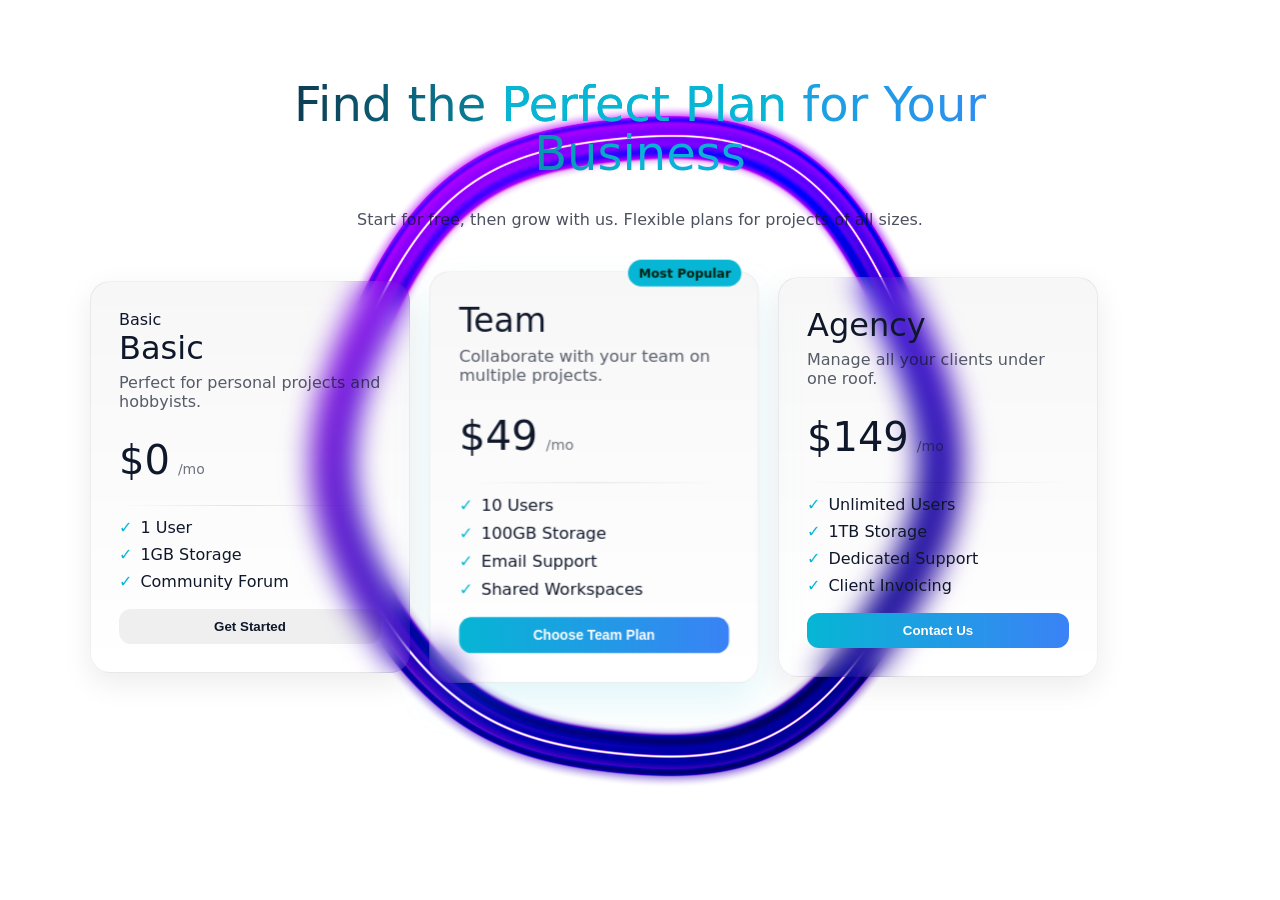
<file: animated-glassy-pricing.html>
<!doctype html>
<html lang="en">
<head>
  <meta charset="utf-8" />
  <meta name="viewport" content="width=device-width,initial-scale=1" />
  <title>Animated Glassy Pricing (Demo)</title>
  <link rel="stylesheet" href="styles/animated-glassy-pricing.css">
</head>
<body>
  <canvas id="shader-canvas" class="shader-canvas"></canvas>

  <main class="page">
    <header class="hero">
      <h1 class="hero-title">Find the <span class="accent">Perfect Plan</span> for Your Business</h1>
      <p class="hero-sub">Start for free, then grow with us. Flexible plans for projects of all sizes.</p>
    </header>

    <section class="pricing-grid">
      <article class="pricing-card">
        <div class="badge">Basic</div>
        <h2 class="plan-name">Basic</h2>
        <p class="plan-desc">Perfect for personal projects and hobbyists.</p>
        <div class="price-row"><span class="price">$0</span><span class="per">/mo</span></div>
        <hr class="divider">
        <ul class="features">
          <li>1 User</li>
          <li>1GB Storage</li>
          <li>Community Forum</li>
        </ul>
        <button class="ripple-btn ghost">Get Started</button>
      </article>

      <article class="pricing-card popular">
        <div class="most-popular">Most Popular</div>
        <h2 class="plan-name">Team</h2>
        <p class="plan-desc">Collaborate with your team on multiple projects.</p>
        <div class="price-row"><span class="price">$49</span><span class="per">/mo</span></div>
        <hr class="divider">
        <ul class="features">
          <li>10 Users</li>
          <li>100GB Storage</li>
          <li>Email Support</li>
          <li>Shared Workspaces</li>
        </ul>
        <button class="ripple-btn primary">Choose Team Plan</button>
      </article>

      <article class="pricing-card">
        <h2 class="plan-name">Agency</h2>
        <p class="plan-desc">Manage all your clients under one roof.</p>
        <div class="price-row"><span class="price">$149</span><span class="per">/mo</span></div>
        <hr class="divider">
        <ul class="features">
          <li>Unlimited Users</li>
          <li>1TB Storage</li>
          <li>Dedicated Support</li>
          <li>Client Invoicing</li>
        </ul>
        <button class="ripple-btn primary">Contact Us</button>
      </article>
    </section>
  </main>

  <script>
    // Simple ripple effect for buttons
    document.querySelectorAll('.ripple-btn').forEach(btn => {
      btn.addEventListener('click', function (e) {
        const rect = this.getBoundingClientRect();
        const size = Math.max(rect.width, rect.height) * 2;
        const x = e.clientX - rect.left - size/2;
        const y = e.clientY - rect.top - size/2;
        const span = document.createElement('span');
        span.className = 'ripple';
        span.style.width = span.style.height = size + 'px';
        span.style.left = x + 'px';
        span.style.top = y + 'px';
        span.style.animationDuration = '600ms';
        this.appendChild(span);
        setTimeout(() => span.remove(), 700);
      });
    });

    // WebGL shader background (converted from the component)
    (function () {
      const canvas = document.getElementById('shader-canvas');
      if (!canvas) return;
      const gl = canvas.getContext('webgl');
      if (!gl) return;

      const vertexSrc = 'attribute vec2 aPosition; void main() { gl_Position = vec4(aPosition, 0.0, 1.0); }';
      const fragmentSrc = `precision highp float; uniform float iTime; uniform vec2 iResolution; uniform vec3 uBackgroundColor; mat2 rotate2d(float angle){ float c=cos(angle),s=sin(angle); return mat2(c,-s,s,c); } float variation(vec2 v1,vec2 v2,float strength,float speed){ return sin(dot(normalize(v1),normalize(v2))*strength+iTime*speed)/100.0; } vec3 paintCircle(vec2 uv,vec2 center,float rad,float width){ vec2 diff = center-uv; float len = length(diff); len += variation(diff,vec2(0.,1.),5.,2.); len -= variation(diff,vec2(1.,0.),5.,2.); float circle = smoothstep(rad-width,rad,len)-smoothstep(rad,rad+width,len); return vec3(circle); } void main(){ vec2 uv = gl_FragCoord.xy/iResolution.xy; uv.x *= 1.5; uv.x -= 0.25; float mask = 0.0; float radius = .35; vec2 center = vec2(.5); mask += paintCircle(uv,center,radius,.035).r; mask += paintCircle(uv,center,radius-.018,.01).r; mask += paintCircle(uv,center,radius+.018,.005).r; vec2 v=rotate2d(iTime)*uv; vec3 foregroundColor=vec3(v.x,v.y,.7-v.y*v.x); vec3 color=mix(uBackgroundColor,foregroundColor,mask); color=mix(color,vec3(1.),paintCircle(uv,center,radius,.003).r); gl_FragColor=vec4(color,1.); }`;

      function compile(type, src) {
        const s = gl.createShader(type);
        gl.shaderSource(s, src);
        gl.compileShader(s);
        if (!gl.getShaderParameter(s, gl.COMPILE_STATUS)) {
          console.error(gl.getShaderInfoLog(s));
        }
        return s;
      }

      const prog = gl.createProgram();
      gl.attachShader(prog, compile(gl.VERTEX_SHADER, vertexSrc));
      gl.attachShader(prog, compile(gl.FRAGMENT_SHADER, fragmentSrc));
      gl.linkProgram(prog);
      gl.useProgram(prog);

      const buf = gl.createBuffer();
      gl.bindBuffer(gl.ARRAY_BUFFER, buf);
      gl.bufferData(gl.ARRAY_BUFFER, new Float32Array([-1,-1,1,-1,-1,1,-1,1,1,-1,1,1]), gl.STATIC_DRAW);
      const aPos = gl.getAttribLocation(prog, 'aPosition');
      gl.enableVertexAttribArray(aPos);
      gl.vertexAttribPointer(aPos, 2, gl.FLOAT, false, 0, 0);

      const iTimeLoc = gl.getUniformLocation(prog, 'iTime');
      const iResLoc = gl.getUniformLocation(prog, 'iResolution');
      const bgLoc = gl.getUniformLocation(prog, 'uBackgroundColor');

      function resize() {
        canvas.width = window.innerWidth;
        canvas.height = window.innerHeight;
        gl.viewport(0,0,gl.drawingBufferWidth, gl.drawingBufferHeight);
      }
      resize();
      window.addEventListener('resize', resize);

      function isDark() { return document.documentElement.classList.contains('dark'); }

      function render(t) {
        const time = t * 0.001;
        gl.uniform1f(iTimeLoc, time);
        gl.uniform2f(iResLoc, canvas.width, canvas.height);
        const bg = isDark() ? [0,0,0] : [1,1,1];
        gl.uniform3fv(bgLoc, new Float32Array(bg));
        gl.drawArrays(gl.TRIANGLES, 0, 6);
        requestAnimationFrame(render);
      }
      requestAnimationFrame(render);
    })();
  </script>
</body>
</html>
</file>
<file: styles/animated-glassy-pricing.css>
:root{
  --bg: #f8fafc;
  --fg: #0f172a;
  --card-bg: rgba(255,255,255,0.6);
  --card-border: rgba(2,6,23,0.06);
  --accent: #06b6d4;
  --glass-blur: 14px;
}
.dark{ --bg:#05060a; --fg:#eef2ff; --card-bg: rgba(255,255,255,0.06); --card-border: rgba(255,255,255,0.06); }
*{box-sizing:border-box}
html,body{height:100%}
body{margin:0;font-family:Inter,ui-sans-serif,system-ui,-apple-system,"Segoe UI",Roboto,'Helvetica Neue',Arial; background:var(--bg); color:var(--fg);}
.shader-canvas{position:fixed;inset:0;width:100%;height:100%;z-index:0;background:var(--bg)}
.page{position:relative;z-index:1;min-height:100vh;display:flex;flex-direction:column;align-items:center;padding:48px 20px}
.hero{max-width:900px;text-align:center;margin-bottom:32px}
.hero-title{font-weight:200;font-size:48px;line-height:1.02;background:linear-gradient(90deg,#0f172a,#06b6d4,#3b82f6);-webkit-background-clip:text;background-clip:text;color:transparent}
.hero-sub{font-size:16px;color:rgba(15,23,42,.75);margin-top:8px}
.accent{color:var(--accent)}
.pricing-grid{display:flex;flex-direction:column;gap:24px;width:100%;max-width:1100px;align-items:center}
@media(min-width:768px){.pricing-grid{flex-direction:row}}
.pricing-card{backdrop-filter:blur(var(--glass-blur));background:linear-gradient(180deg,rgba(0,0,0,0.03),rgba(0,0,0,0));border:1px solid var(--card-border);border-radius:20px;padding:28px;flex:1;max-width:320px;box-shadow:0 10px 30px rgba(2,6,23,0.08);position:relative;display:flex;flex-direction:column}
.pricing-card.popular{transform:scale(1.03);box-shadow:0 20px 40px rgba(6,182,212,0.12)}
.most-popular{position:absolute;right:16px;top:-12px;background:var(--accent);color:#021; padding:6px 10px;border-radius:999px;font-weight:600;font-size:12px}
.plan-name{font-size:32px;font-weight:200;margin:0}
.plan-desc{color:rgba(15,23,42,0.7);margin:6px 0 16px}
.price-row{display:flex;align-items:baseline;gap:8px;margin:10px 0}
.price{font-size:40px;font-weight:200}
.per{font-size:14px;color:rgba(15,23,42,.6)}
.divider{border:none;height:1px;background:linear-gradient(90deg,transparent,rgba(0,0,0,0.1),transparent);margin:12px 0}
.features{list-style:none;padding:0;margin:0 0 18px;display:flex;flex-direction:column;gap:8px}
.features li{display:flex;align-items:center;gap:8px}
.features li::before{content:'✓';color:var(--accent);font-weight:700}
.ripple-btn{position:relative;overflow:hidden;border-radius:12px;padding:10px 14px;font-weight:600;border:none;cursor:pointer}
.ripple-btn.primary{background:linear-gradient(90deg,var(--accent),#3b82f6);color:white}
.ripple-btn.ghost{background:rgba(0,0,0,0.06);color:var(--fg)}
.ripple{position:absolute;border-radius:50%;transform:scale(0);opacity:0.9;pointer-events:none;background:rgba(255,255,255,0.5);animation:ripple 600ms ease-out forwards}
@keyframes ripple{to{transform:scale(1);opacity:0}}

/* small helper for better contrast in dark mode */
.dark .hero-sub, .dark .per, .dark .plan-desc{color:rgba(255,255,255,0.75)}
</file>
